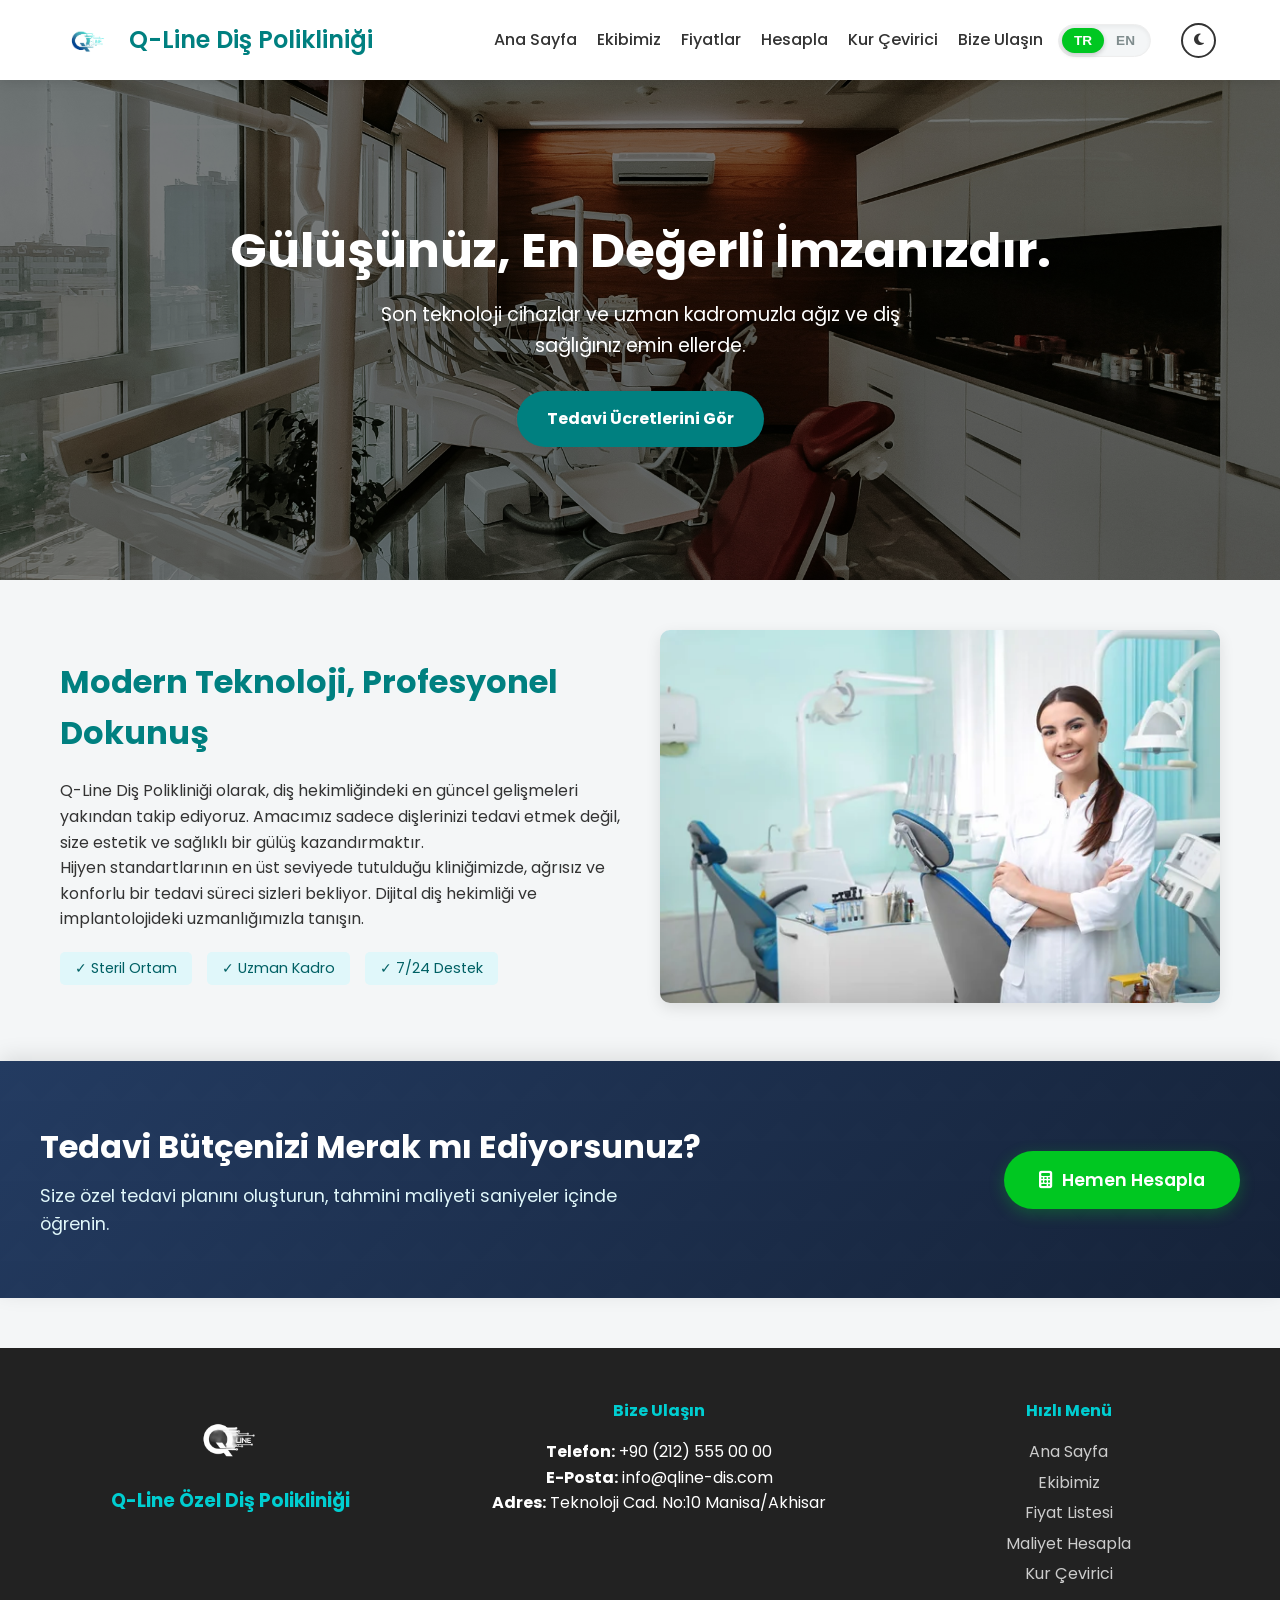
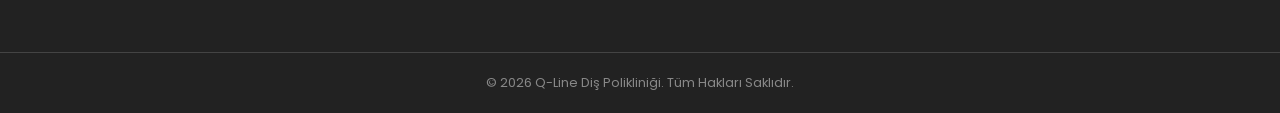
<file: index.html>
<!doctype html>
<html lang="tr">

<head>

  <head>
    <meta charset="UTF-8">
    <meta name="viewport" content="width=device-width, initial-scale=1.0">

    <title>Q-Line Diş Polikliniği | Manisa Akhisar İmplant ve Estetik Diş</title>

    <meta name="description"
      content="Manisa Akhisar'da modern teknolojiyle ağrısız diş tedavisi. İmplant, zirkonyum, gülüş tasarımı ve acil diş hekimi hizmetleri Q-Line'da. Ücretsiz muayene için tıklayın.">

    <meta name="keywords"
      content="manisa dişçi, akhisar diş polikliniği, implant fiyatları, zirkonyum kaplama, estetik diş hekimliği, acil dişçi">

    <meta name="author" content="Q-Line Sağlık Grubu">
    <meta name="robots" content="index, follow">
    <link rel="shortcut icon" href="photos/logo.png">
    <link rel="stylesheet" href="style.css">
    <link rel="stylesheet" href="https://cdnjs.cloudflare.com/ajax/libs/font-awesome/6.4.0/css/all.min.css">
    <link href="https://fonts.googleapis.com/css2?family=Poppins:wght@300;400;600&display=swap" rel="stylesheet">
  </head>
</head>

<body>
  <div class="navbar">
    <div class="logo-container">
      <img src="photos/logo.png" alt="Q-Line Logo" class="nav-logo" />
      <span class="brand-name">Q-Line Diş Polikliniği</span>
    </div>
    <div class="menu-links">
      <a href="index.html" data-lang="nav_home">Ana Sayfa</a>
      <a href="pages/team.html" data-lang="nav_team">Ekibimiz</a>
      <a href="pages/task2.html" data-lang="nav_price">Fiyatlar</a>
      <a href="pages/teklif.html" data-lang="nav_calc">Hesapla</a>
      <a href="pages/kur.html" data-lang="nav_curr">Kur Çevirici</a>
      <a href="#iletisim" data-lang="nav_contact">Bize Ulaşın</a>

      <div class="lang-switch-container">
        <button class="lang-btn active" onclick="changeLanguage('tr')" id="btn-tr">TR</button>
        <button class="lang-btn" onclick="changeLanguage('en')" id="btn-en">EN</button>
      </div>

      <button id="theme-toggle" class="theme-toggle-btn">
        <i class="fa-solid fa-moon"></i>
      </button>
    </div>
  </div>

  <div class="hero-section">
    <div class="hero-overlay">
      <h1 data-lang="hero_title">Gülüşünüz, En Değerli İmzanızdır.</h1>
      <p data-lang="hero_desc">
        Son teknoloji cihazlar ve uzman kadromuzla ağız ve diş sağlığınız emin
        ellerde.
      </p>
      <a href="pages/task2.html" data-lang="hero_btn" class="cta-button">Tedavi Ücretlerini Gör</a>
    </div>
  </div>

  <div class="container main-content">
    <div class="row">
      <div class="col-text">
        <h2 data-lang="main_h2">Modern Teknoloji, Profesyonel Dokunuş</h2>
        <p data-lang="main_p1">
          Q-Line Diş Polikliniği olarak, diş hekimliğindeki en güncel
          gelişmeleri yakından takip ediyoruz. Amacımız sadece dişlerinizi
          tedavi etmek değil, size estetik ve sağlıklı bir gülüş
          kazandırmaktır.
        </p>
        <p data-lang="main_p2">
          Hijyen standartlarının en üst seviyede tutulduğu kliniğimizde,
          ağrısız ve konforlu bir tedavi süreci sizleri bekliyor. Dijital diş
          hekimliği ve implantolojideki uzmanlığımızla tanışın.
        </p>
        <div class="features">
          <div class="feature-item" data-lang="feat_1">✓ Steril Ortam</div>
          <div class="feature-item" data-lang="feat_2">✓ Uzman Kadro</div>
          <div class="feature-item" data-lang="feat_3">✓ 7/24 Destek</div>
        </div>
      </div>
      <div class="col-image">
        <img src="photos/disci.jpg" alt="Q-Line Uzman Diş Hekimi" />
      </div>
    </div>
  </div>
  <div class="cta-banner">
    <div class="cta-overlay">
      <div class="cta-text">
        <h2 data-lang="cta_title">Tedavi Bütçenizi Merak mı Ediyorsunuz?</h2>
        <p data-lang="cta_desc">
          Size özel tedavi planını oluşturun, tahmini maliyeti saniyeler
          içinde öğrenin.
        </p>
      </div>
      <div class="cta-action">
        <a href="pages/teklif.html" class="btn-cta">
          <i class="fa-solid fa-calculator"></i><span data-lang="cta_btn">Hemen Hesapla</span>
        </a>
      </div>
    </div>
  </div>
  <div id="iletisim" class="footer">
    <div class="footer-content">
      <div class="footer-box">
        <img src="photos/logo.png" alt="Q-Line Logo Küçük">
        <h3 data-lang="footer_brand">Q-Line Özel Diş Polikliniği</h3>
      </div>

      <div class="footer-box">
        <h4 data-lang="footer_contact_title">Bize Ulaşın</h4>
        <p>
          <strong data-lang="lbl_phone">Telefon:</strong> +90 (212) 555 00 00
        </p>
        <p>
          <strong data-lang="lbl_email">E-Posta:</strong> info@qline-dis.com
        </p>
        <p>
          <strong data-lang="lbl_addr">Adres:</strong>
          <span data-lang="txt_addr">Teknoloji Cad. No:10 Manisa/Akhisar</span>
        </p>
      </div>

      <div class="footer-box">
        <h4 data-lang="footer_menu_title">Hızlı Menü</h4>
        <a href="index.html" data-lang="nav_home">Ana Sayfa</a>
        <a href="pages/team.html" data-lang="nav_team">Ekibimiz</a>
        <a href="pages/task2.html" data-lang="footer_nav_price">Fiyat Listesi</a>
        <a href="pages/teklif.html" data-lang="footer_nav_calc">Maliyet Hesapla</a>
        <a href="pages/kur.html" data-lang="nav_curr">Kur Çevirici</a>
      </div>
    </div>

    <div class="copyright">
      <p data-lang="footer_rights">&copy; 2026 Q-Line Diş Polikliniği. Tüm Hakları Saklıdır.</p>
    </div>
  </div>
  <script src="app.js"></script>
  <script src="lang.js"></script>
</body>


</html>
</file>
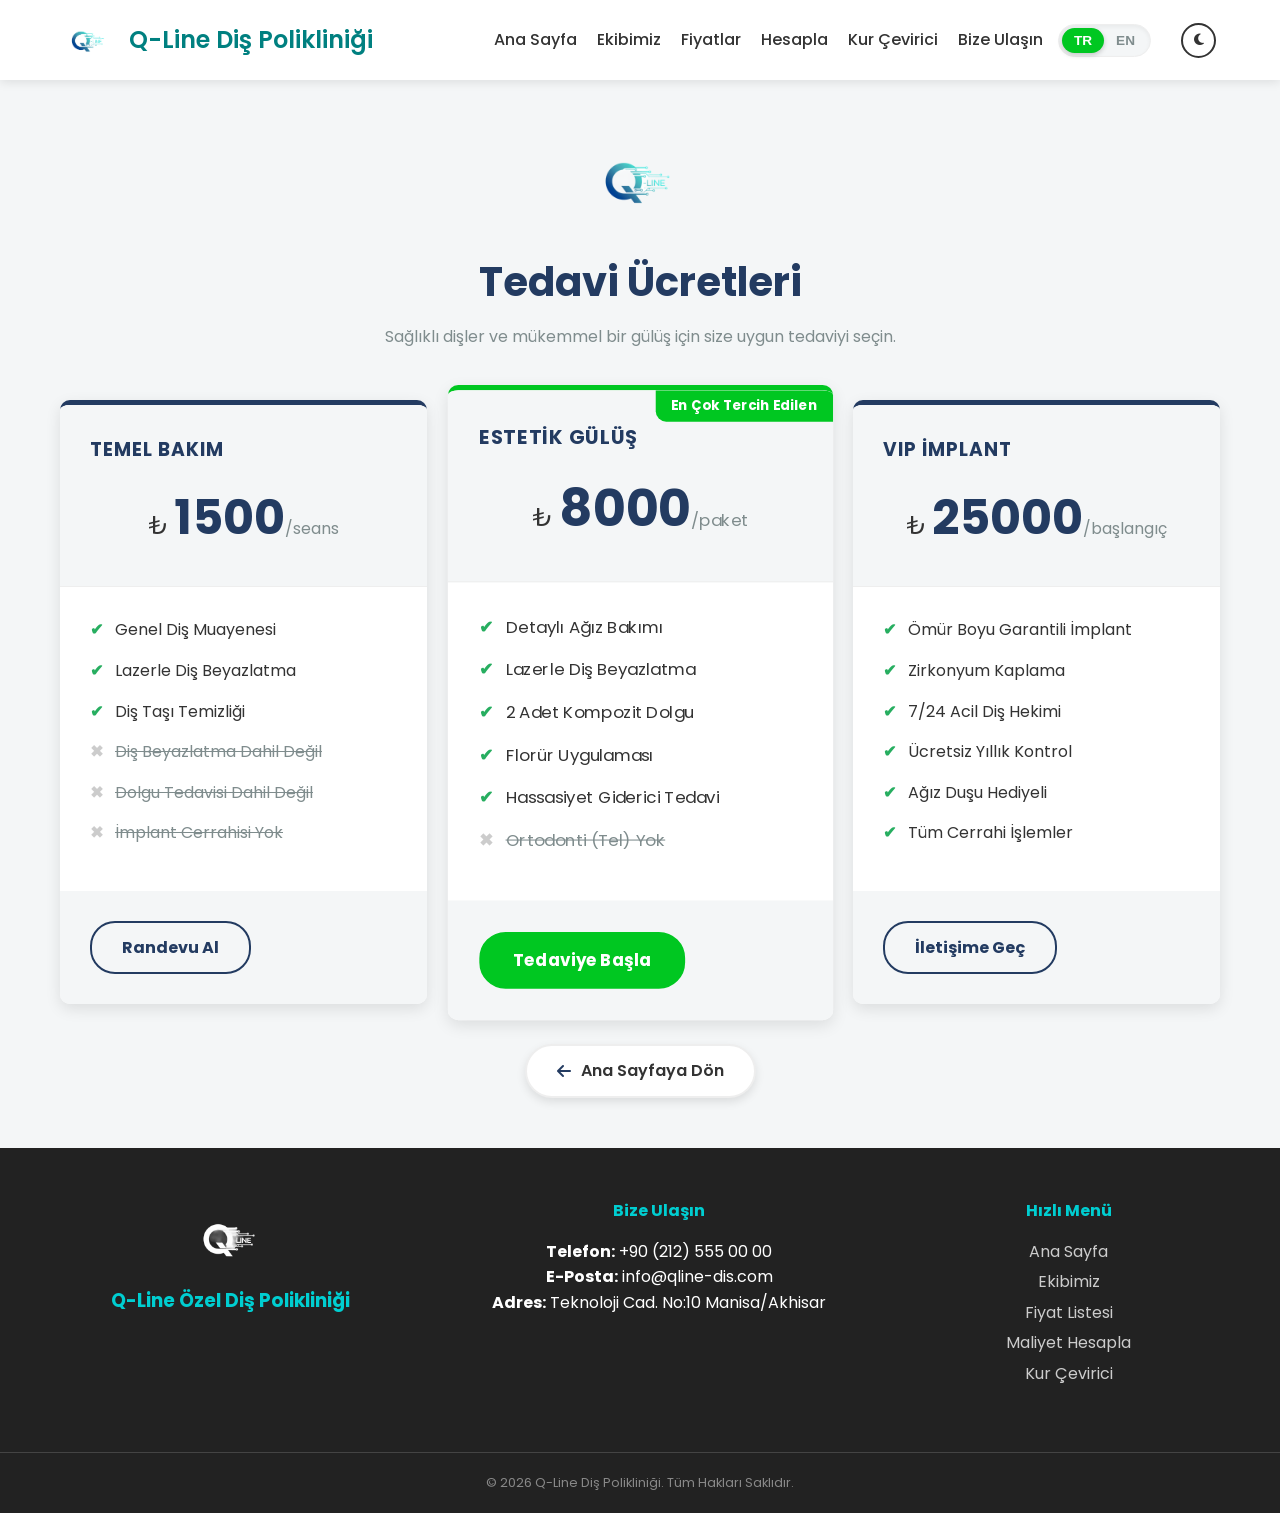
<file: pages/task2.html>
<!doctype html>
<html lang="tr">

<meta charset="UTF-8">
<meta name="viewport" content="width=device-width, initial-scale=1.0">

<title>2026 Diş Tedavi Fiyat Listesi | Q-Line Polikliniği</title>
<meta name="description"
  content="2026 güncel implant fiyatları, diş dolgusu ücretleri ve gülüş tasarımı paketleri. Şeffaf fiyat politikası ve taksit seçenekleri Q-Line'da.">
<meta name="keywords"
  content="diş implant fiyatları 2026, diş dolgu fiyatı, diş temizleme ücreti, manisa diş fiyatları">

<link rel="shortcut icon" href="../photos/logo.png">
<link rel="stylesheet" href="../style.css">
<link rel="stylesheet" href="https://cdnjs.cloudflare.com/ajax/libs/font-awesome/6.4.0/css/all.min.css">
<link href="https://fonts.googleapis.com/css2?family=Poppins:wght@300;400;600&display=swap" rel="stylesheet">
</head>

<body>
  <div class="navbar">
    <div class="logo-container">
      <img src="../photos/logo.png" alt="Q-Line Logo" class="nav-logo" />
      <span class="brand-name">Q-Line Diş Polikliniği</span>
    </div>
    <div class="menu-links">
      <a href="../index.html" data-lang="nav_home">Ana Sayfa</a>
      <a href="team.html" data-lang="nav_team">Ekibimiz</a>
      <a href="task2.html" data-lang="nav_price">Fiyatlar</a>
      <a href="teklif.html" data-lang="nav_calc">Hesapla</a>
      <a href="kur.html" data-lang="nav_curr">Kur Çevirici</a>
      <a href="#iletisim" data-lang="nav_contact">Bize Ulaşın</a>

      <div class="lang-switch-container">
        <button class="lang-btn active" onclick="changeLanguage('tr')" id="btn-tr">TR</button>
        <button class="lang-btn" onclick="changeLanguage('en')" id="btn-en">EN</button>
      </div>

      <button id="theme-toggle" class="theme-toggle-btn">
        <i class="fa-solid fa-moon"></i>
      </button>
    </div>
  </div>

  <div class="main-container">
    <header class="page-header">
      <h1 data-lang="price_title">Tedavi Ücretleri</h1>
      <p data-lang="price_desc">
        Sağlıklı dişler ve mükemmel bir gülüş için size uygun tedaviyi seçin.
      </p>
    </header>

    <div class="pricing-wrapper">
      <div class="card">
        <div class="card-header">
          <h3 data-lang="c1_title">Temel Bakım</h3>
          <div class="price-box">
            <span class="currency">₺</span><span class="amount">1500</span>
            <span class="period" data-lang="c1_per">/seans</span>
          </div>
        </div>
        <div class="card-body">
          <ul>
            <li data-lang="c1_li1">Genel Diş Muayenesi</li>
            <li data-lang="c2_li2">Panoramik Röntgen</li>
            <li data-lang="c1_li3">Diş Taşı Temizliği</li>
            <li class="disabled" data-lang="c1_li4">Diş Beyazlatma Dahil Değil</li>
            <li class="disabled" data-lang="c1_li5">Dolgu Tedavisi Dahil Değil</li>
            <li class="disabled" data-lang="c1_li6">İmplant Cerrahisi Yok</li>
          </ul>
        </div>
        <div class="card-footer">
          <a href="teklif.html" class="btn" data-lang="c1_btn">Randevu Al</a>
        </div>
      </div>

      <div class="card popular">
        <div class="badge" data-lang="badge_pop">En Çok Tercih Edilen</div>
        <div class="card-header">
          <h3 data-lang="c2_title">Estetik Gülüş</h3>
          <div class="price-box">
            <span class="currency">₺</span><span class="amount">8000</span>
            <span class="period" data-lang="c2_per">/paket</span>
          </div>
        </div>
        <div class="card-body">
          <ul>
            <li data-lang="c2_li1">Detaylı Ağız Bakımı</li>
            <li data-lang="c2_li2">Lazerle Diş Beyazlatma</li>
            <li data-lang="c2_li3">2 Adet Kompozit Dolgu</li>
            <li data-lang="c2_li4">Florür Uygulaması</li>
            <li data-lang="c2_li5">Hassasiyet Giderici Tedavi</li>
            <li class="disabled" data-lang="c2_li6">Ortodonti (Tel) Yok</li>
          </ul>
        </div>
        <div class="card-footer">
          <a href="teklif.html" class="btn btn-primary" data-lang="c2_btn">Tedaviye Başla</a>
        </div>
      </div>

      <div class="card">
        <div class="card-header">
          <h3 data-lang="c3_title">VIP İmplant</h3>
          <div class="price-box">
            <span class="currency">₺</span><span class="amount">25000</span>
            <span class="period" data-lang="c3_per">/başlangıç</span>
          </div>
        </div>
        <div class="card-body">
          <ul>
            <li data-lang="c3_li1">Ömür Boyu Garantili İmplant</li>
            <li data-lang="c3_li2">Zirkonyum Kaplama</li>
            <li data-lang="c3_li3">7/24 Acil Diş Hekimi</li>
            <li data-lang="c3_li4">Ücretsiz Yıllık Kontrol</li>
            <li data-lang="c3_li5">Ağız Duşu Hediyeli</li>
            <li data-lang="c3_li6">Tüm Cerrahi İşlemler</li>
          </ul>
        </div>
        <div class="card-footer">
          <a href="teklif.html" class="btn" data-lang="c3_btn">İletişime Geç</a>
        </div>
      </div>
    </div>

    <div class="back-link">
      <a href="../index.html" class="btn-back">
        <i class="fa-solid fa-arrow-left"></i>
        <span data-lang="back_home">Ana Sayfaya Dön</span>
      </a>
    </div>
  </div>

  <div id="iletisim" class="footer">
    <div class="footer-content">
      <div class="footer-box">
        <img src="../photos/logo.png" alt="Q-Line Logo Küçük">
        <h3 data-lang="footer_brand">Q-Line Özel Diş Polikliniği</h3>
      </div>

      <div class="footer-box">
        <h4 data-lang="footer_contact_title">Bize Ulaşın</h4>
        <p>
          <strong data-lang="lbl_phone">Telefon:</strong> +90 (212) 555 00 00
        </p>
        <p>
          <strong data-lang="lbl_email">E-Posta:</strong> info@qline-dis.com
        </p>
        <p>
          <strong data-lang="lbl_addr">Adres:</strong>
          <span data-lang="txt_addr">Teknoloji Cad. No:10 Manisa/Akhisar</span>
        </p>
      </div>

      <div class="footer-box">
        <h4 data-lang="footer_menu_title">Hızlı Menü</h4>
        <a href="../index.html" data-lang="nav_home">Ana Sayfa</a>
        <a href="team.html" data-lang="nav_team">Ekibimiz</a>
        <a href="task2.html" data-lang="footer_nav_price">Fiyat Listesi</a>
        <a href="teklif.html" data-lang="footer_nav_calc">Maliyet Hesapla</a>
        <a href="kur.html" data-lang="nav_curr">Kur Çevirici</a>
      </div>
    </div>

    <div class="copyright">
      <p data-lang="footer_rights">&copy; 2026 Q-Line Diş Polikliniği. Tüm Hakları Saklıdır.</p>
    </div>
  </div>

  <script src="../app.js"></script>
  <script src="../lang.js"></script>
</body>


</html>
</file>
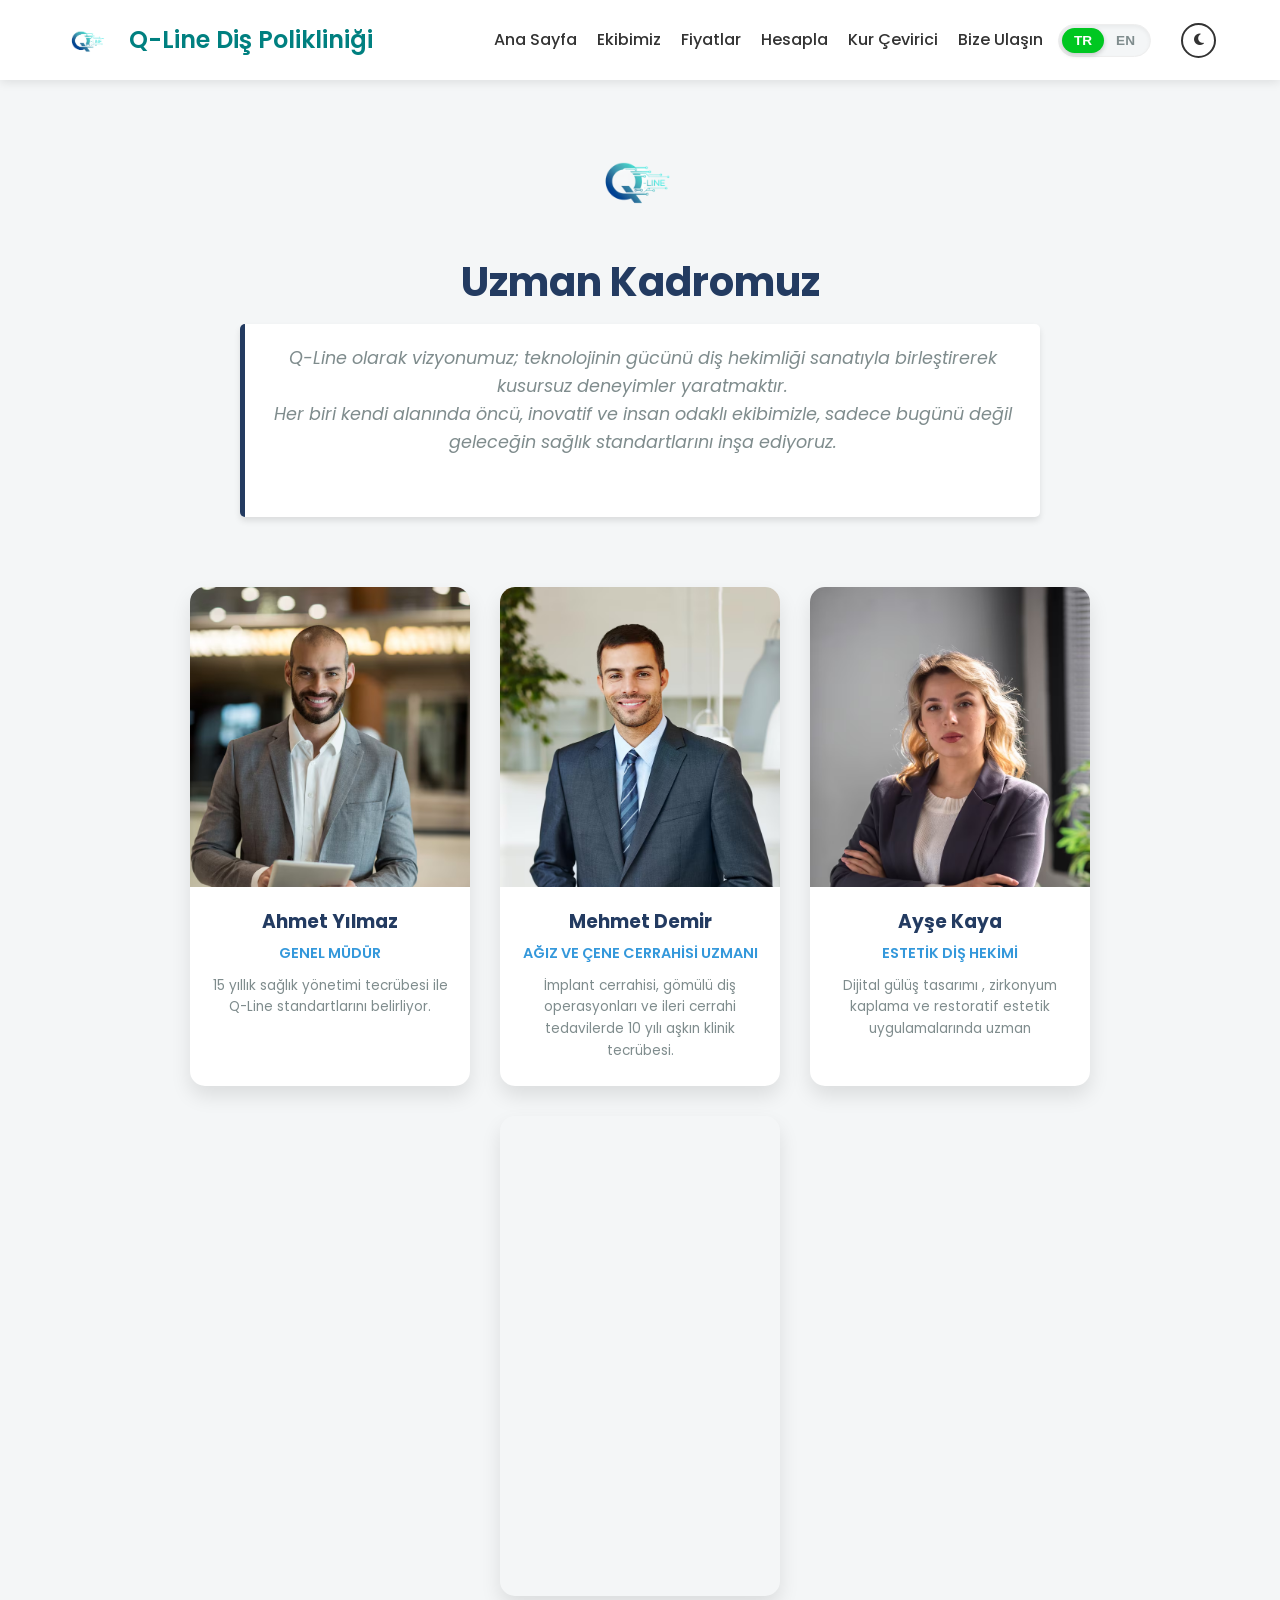
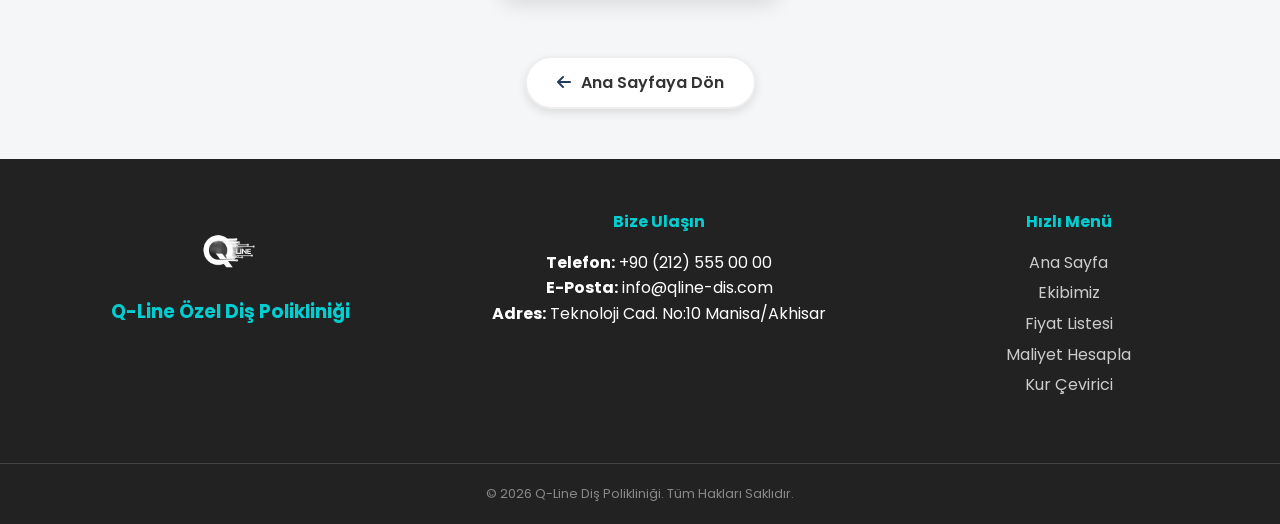
<file: pages/team.html>
<!doctype html>
<html lang="tr">

<head>
  <meta charset="UTF-8">
  <meta name="viewport" content="width=device-width, initial-scale=1.0">

  <title>Uzman Kadromuz | Q-Line Diş Hekimleri</title>
  <meta name="description"
    content="Çene cerrahisi uzmanı, estetik diş hekimi ve deneyimli kadromuzla tanışın. Q-Line Diş Polikliniği hekimleri ve sertifikaları hakkında bilgi alın.">
  <meta name="keywords" content="diş hekimi kadrosu, çene cerrahı manisa, estetik diş hekimi, diş doktorları">

  <link rel="shortcut icon" href="../photos/logo.png">
  <link rel="stylesheet" href="../style.css">
  <link rel="stylesheet" href="https://cdnjs.cloudflare.com/ajax/libs/font-awesome/6.4.0/css/all.min.css">
  <link href="https://fonts.googleapis.com/css2?family=Poppins:wght@300;400;600&display=swap" rel="stylesheet">
</head>

<body>
  <div class="navbar">
    <div class="logo-container">
      <img src="../photos/logo.png" alt="Q-Line Logo" class="nav-logo" />
      <span class="brand-name">Q-Line Diş Polikliniği</span>
    </div>
    <div class="menu-links">
      <a href="../index.html" data-lang="nav_home">Ana Sayfa</a>
      <a href="team.html" data-lang="nav_team">Ekibimiz</a>
      <a href="task2.html" data-lang="nav_price">Fiyatlar</a>
      <a href="teklif.html" data-lang="nav_calc">Hesapla</a>
      <a href="kur.html" data-lang="nav_curr">Kur Çevirici</a>
      <a href="#iletisim" data-lang="nav_contact">Bize Ulaşın</a>

      <div class="lang-switch-container">
        <button class="lang-btn active" onclick="changeLanguage('tr')" id="btn-tr">TR</button>
        <button class="lang-btn" onclick="changeLanguage('en')" id="btn-en">EN</button>
      </div>

      <button id="theme-toggle" class="theme-toggle-btn">
        <i class="fa-solid fa-moon"></i>
      </button>
    </div>
  </div>

  <div class="main-container">
    <header class="page-header">
      <h1 data-lang="team_title">Uzman Kadromuz</h1>
      <div class="vision-box">
        <p data-lang="team_vision">
          Q-Line olarak vizyonumuz; teknolojinin gücünü diş hekimliği
          sanatıyla birleştirerek kusursuz deneyimler yaratmaktır.
          <br />Her biri kendi alanında öncü, inovatif ve insan odaklı
          ekibimizle, sadece bugünü değil geleceğin sağlık standartlarını inşa
          ediyoruz.
        </p>
      </div>
    </header>

    <div class="team-wrapper">
      <div class="team-card slide-up">
        <div class="card-image-box">
          <img src="../photos/genelmüdür.png" alt="Genel Müdür" />
        </div>
        <div class="team-info">
          <h3>Ahmet Yılmaz</h3>
          <span class="role" data-lang="role_manager">Genel Müdür</span>
          <p class="desc" data-lang="desc_manager">
            15 yıllık sağlık yönetimi tecrübesi ile Q-Line standartlarını
            belirliyor.
          </p>
        </div>
      </div>

      <div class="team-card slide-up">
        <div class="card-image-box">
          <img src="../photos/doktor.png" alt="Çene Cerrahisi Uzmanı Dr. Mehmet Demir" />
        </div>
        <div class="team-info">
          <h3>Mehmet Demir</h3>
          <span class="role" data-lang="role_surgeon">Ağız ve Çene Cerrahisi Uzmanı</span>
          <p class="desc" data-lang="desc_surgeon">
            İmplant cerrahisi, gömülü diş operasyonları ve ileri cerrahi
            tedavilerde 10 yılı aşkın klinik tecrübesi.
          </p>
        </div>
      </div>

      <div class="team-card slide-up">
        <div class="card-image-box">
          <img src="../photos/doktor2.png" alt="Estetik Diş Hekimi Dr. Ayşe Kaya" />
        </div>
        <div class="team-info">
          <h3>Ayşe Kaya</h3>
          <span class="role" data-lang="role_aesthetic">Estetik Diş Hekimi</span>
          <p class="desc" data-lang="desc_aesthetic">
            Dijital gülüş tasarımı , zirkonyum kaplama ve restoratif estetik
            uygulamalarında uzman
          </p>
        </div>
      </div>

      <div class="flip-card-container">
        <div class="flip-card-inner">
          <div class="flip-card-front">
            <div class="tech-avatar">
              <i class="fa-solid fa-code"></i>
            </div>
            <div class="team-info">
              <h3>Oğuzhan Püsküllü</h3>
              <span class="role highlight" data-lang="role_dev">Lead Developer / Yazılım Uzmanı</span>
              <p class="desc" data-lang="desc_dev">
                Full-Stack web teknolojileriyle Q-Line dijital altyapısının
                kurucusu.
              </p>
              <small style="color: #888; margin-top: 10px; display: block" data-lang="click_cert">(Sertifikayı görmek
                için üzerine gel)</small>
            </div>
          </div>

          <div class="flip-card-back">
            <img src="../photos/sertifikam.png" alt="Lead Developer Sertifika" />
          </div>
        </div>
      </div>
    </div>

    <div class="back-link">
      <a href="../index.html" class="btn-back">
        <i class="fa-solid fa-arrow-left"></i>
        <span data-lang="back_home">Ana Sayfaya Dön</span>
      </a>
    </div>
  </div>

  <div id="iletisim" class="footer">
    <div class="footer-content">
      <div class="footer-box">
        <img src="../photos/logo.png" alt="Q-Line Logo Küçük">
        <h3 data-lang="footer_brand">Q-Line Özel Diş Polikliniği</h3>
      </div>

      <div class="footer-box">
        <h4 data-lang="footer_contact_title">Bize Ulaşın</h4>
        <p>
          <strong data-lang="lbl_phone">Telefon:</strong> +90 (212) 555 00 00
        </p>
        <p>
          <strong data-lang="lbl_email">E-Posta:</strong> info@qline-dis.com
        </p>
        <p>
          <strong data-lang="lbl_addr">Adres:</strong>
          <span data-lang="txt_addr">Teknoloji Cad. No:10 Manisa/Akhisar</span>
        </p>
      </div>

      <div class="footer-box">
        <h4 data-lang="footer_menu_title">Hızlı Menü</h4>
        <a href="../index.html" data-lang="nav_home">Ana Sayfa</a>
        <a href="team.html" data-lang="nav_team">Ekibimiz</a>
        <a href="task2.html" data-lang="footer_nav_price">Fiyat Listesi</a>
        <a href="teklif.html" data-lang="footer_nav_calc">Maliyet Hesapla</a>
        <a href="kur.html" data-lang="nav_curr">Kur Çevirici</a>
      </div>
    </div>

    <div class="copyright">
      <p data-lang="footer_rights">&copy; 2026 Q-Line Diş Polikliniği. Tüm Hakları Saklıdır.</p>
    </div>
  </div>
  <script src="../app.js"></script>
  <script src="../lang.js"></script>
</body>


</html>
</file>
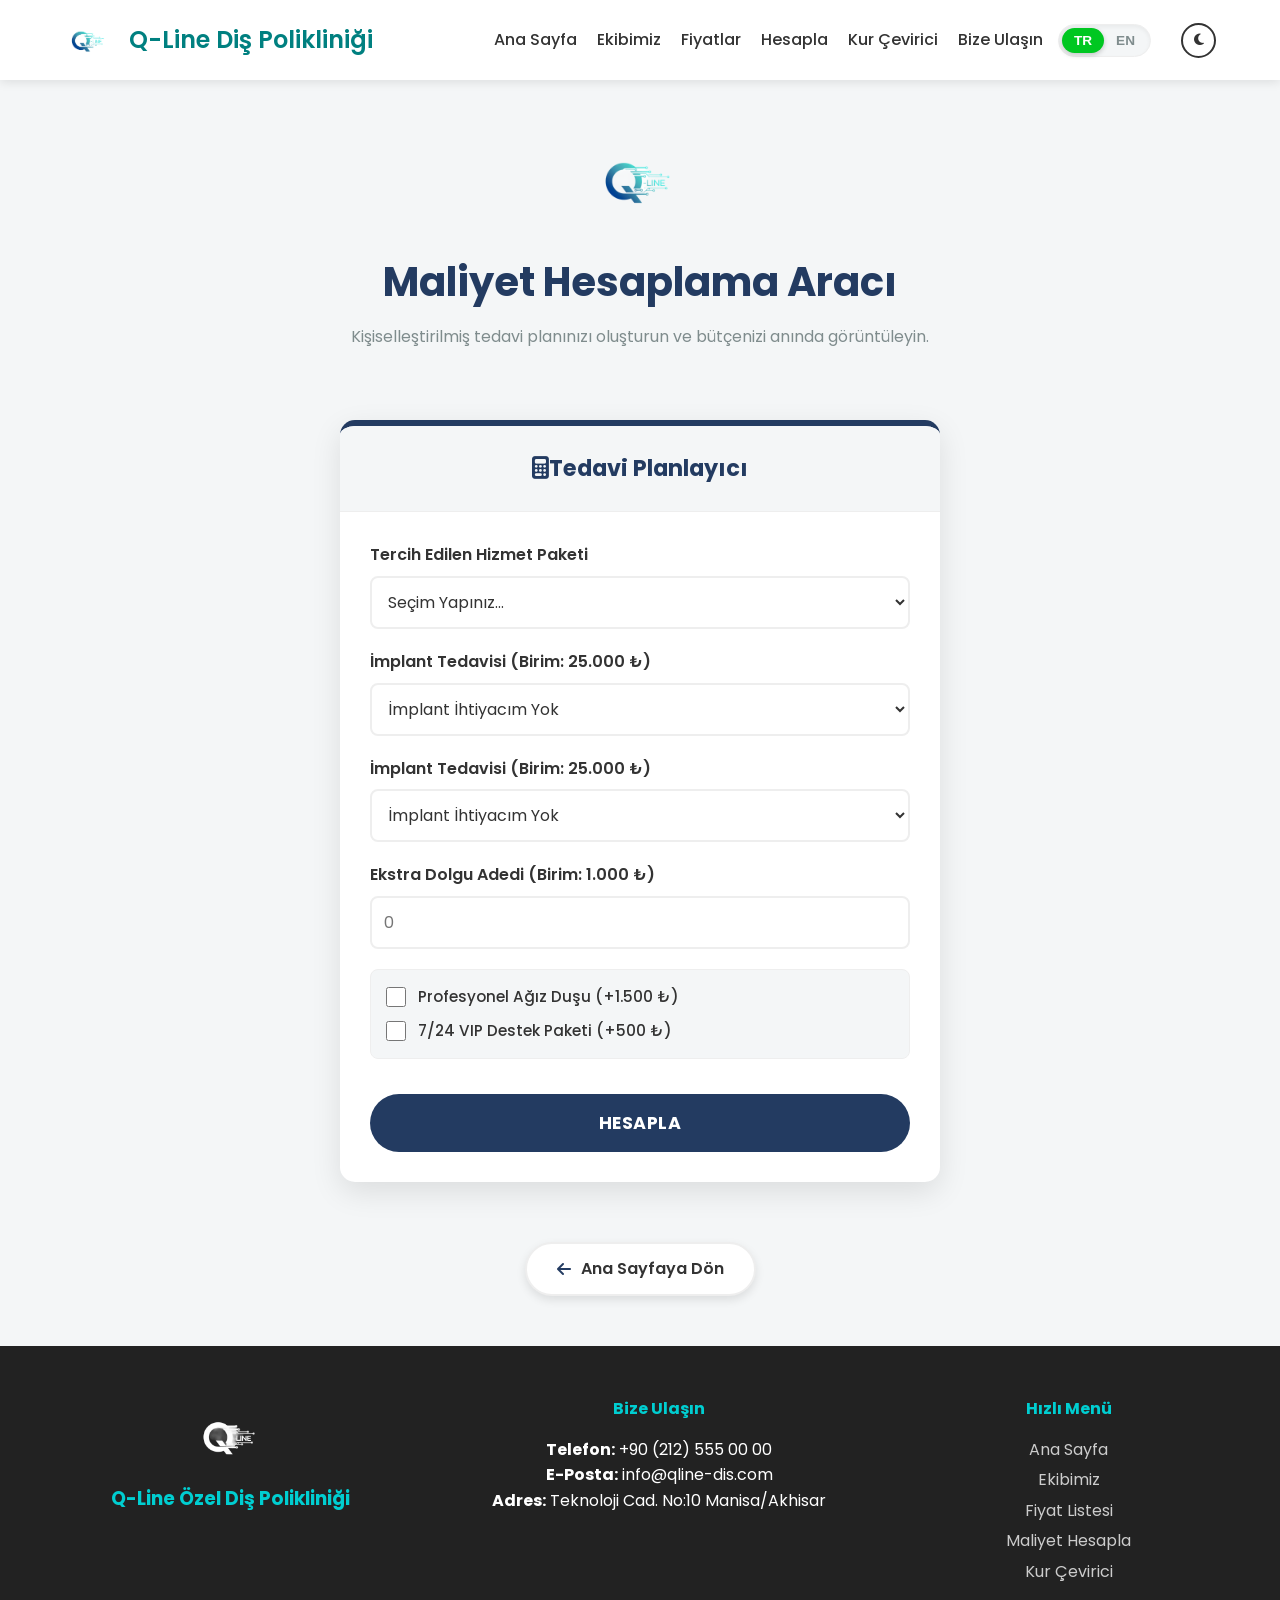
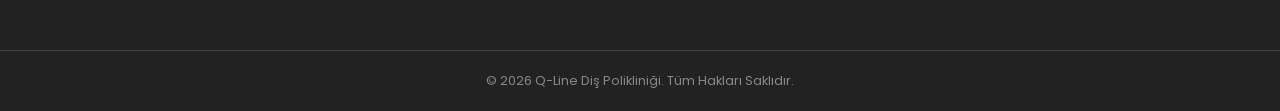
<file: pages/teklif.html>
<!doctype html>
<html lang="tr">

<head>
  <meta charset="UTF-8">
  <meta name="viewport" content="width=device-width, initial-scale=1.0">

  <title>Diş Tedavi Maliyeti Hesapla | Online Teklif Al</title>
  <meta name="description"
    content="İmplant, dolgu ve estetik işlemler için tahmini tedavi tutarınızı anında hesaplayın. Kişiye özel tedavi planı ve maliyet tablosu oluşturun.">
  <meta name="keywords" content="diş maliyet hesaplama, implant hesaplama motoru, diş tedavi ücreti öğrenme">

  <link rel="shortcut icon" href="../photos/logo.png">
  <link rel="stylesheet" href="../style.css">
  <link rel="stylesheet" href="https://cdnjs.cloudflare.com/ajax/libs/font-awesome/6.4.0/css/all.min.css">
  <link href="https://fonts.googleapis.com/css2?family=Poppins:wght@300;400;600&display=swap" rel="stylesheet">
</head>

<body>
  <div class="navbar">
    <div class="logo-container">
      <img src="../photos/logo.png" alt="Q-Line Logo" class="nav-logo" />
      <span class="brand-name">Q-Line Diş Polikliniği</span>
    </div>
    <div class="menu-links">
      <a href="../index.html" data-lang="nav_home">Ana Sayfa</a>
      <a href="team.html" data-lang="nav_team">Ekibimiz</a>
      <a href="task2.html" data-lang="nav_price">Fiyatlar</a>
      <a href="teklif.html" data-lang="nav_calc">Hesapla</a>
      <a href="kur.html" data-lang="nav_curr">Kur Çevirici</a>
      <a href="#iletisim" data-lang="nav_contact">Bize Ulaşın</a>

      <div class="lang-switch-container">
        <button class="lang-btn active" onclick="changeLanguage('tr')" id="btn-tr">TR</button>
        <button class="lang-btn" onclick="changeLanguage('en')" id="btn-en">EN</button>
      </div>

      <button id="theme-toggle" class="theme-toggle-btn">
        <i class="fa-solid fa-moon"></i>
      </button>
    </div>
  </div>

  <div class="main-container">
    <header class="page-header">
      <h1 data-lang="calc_title">Maliyet Hesaplama Aracı</h1>
      <p data-lang="calc_desc">
        Kişiselleştirilmiş tedavi planınızı oluşturun ve bütçenizi anında
        görüntüleyin.
      </p>
    </header>

    <div class="calculator-wrapper">
      <div class="calculator-card">
        <div class="calc-header">
          <h3><i class="fa-solid fa-calculator"></i><span data-lang="calc_box_title">Tedavi Planlayıcı</span></h3>
        </div>

        <div class="calc-body">
          <form id="treatmentForm" onsubmit="event.preventDefault();">

            <div class="form-group">
              <label for="servicePackage" data-lang="lbl_service">Tercih Edilen Hizmet Paketi</label>
              <select id="servicePackage" class="form-control">
                <option value="0" data-lang="opt_def">Seçim Yapınız...</option>
                <option value="1500" data-lang="opt_basic">Temel Bakım (1.500 ₺)</option>
                <option value="8000" data-lang="opt_aes">Estetik Gülüş Paketi (8.000 ₺)</option>
              </select>
            </div>

            <div class="form-group">
              <label for="implantCount" data-lang="lbl_imp">İmplant Tedavisi (Birim: 25.000 ₺)</label>
              <select id="implantCount" class="form-control">
                <option value="0" data-lang="opt_no_imp">İmplant İhtiyacım Yok</option>
                <option value="1" data-lang="opt_1_imp">1 Adet İmplant</option>
                <option value="2" data-lang="opt_2_imp">2 Adet İmplant</option>
                <option value="3" data-lang="opt_3_imp">3 Adet İmplant</option>
                <option value="4" data-lang="opt_4_imp">4 Adet İmplant</option>
                <option value="12" data-lang="opt_12_imp">Komple Çene (12 Adet)</option>
              </select>
            </div>

            <div class="form-group">
              <label for="implantCount" data-lang="lbl_imp">İmplant Tedavisi (Birim: 25.000 ₺)</label>
              <select id="implantCount" class="form-control">
                <option value="0" data-lang="opt_no_imp">İmplant İhtiyacım Yok</option>
                <option value="1" data-lang="opt_1_imp">1 Adet İmplant</option>
                <option value="2" data-lang="opt_2_imp">2 Adet İmplant</option>
                <option value="3" data-lang="opt_3_imp">3 Adet İmplant</option>
                <option value="4" data-lang="opt_4_imp">4 Adet İmplant</option>
                <option value="12" data-lang="opt_12_imp">Komple Çene (12 Adet)</option>
              </select>
            </div>

            <div class="form-group">
              <label for="fillingCount" data-lang="lbl_fill">Ekstra Dolgu Adedi (Birim: 1.000 ₺)</label>
              <input type="number" id="fillingCount" class="form-control" min="0" placeholder="0">
            </div>

            <div class="form-group checkbox-group">
              <div class="checkbox-item">
                <input type="checkbox" id="mouthShower" value="1500">
                <label for="mouthShower" data-lang="lbl_shower">Profesyonel Ağız Duşu (+1.500 ₺)</label>
              </div>

              <div class="checkbox-item">
                <input type="checkbox" id="emergencySupport" value="500">
                <label for="emergencySupport" data-lang="lbl_emerg">7/24 VIP Destek Paketi (+500 ₺)</label>
              </div>
            </div>

            <button type="button" id="btnCalculate" class="btn-calc">
              <span data-lang="btn_calc">HESAPLA</span>
            </button>

          </form>
        </div>

        <div class="calc-footer" id="resultArea" style="display: none">
          <h4 data-lang="res_title">Öngörülen İşlem Tutarı</h4>
          <div class="total-price">
            <span id="displayTotal">0</span> <span class="currency">TL</span>
          </div>
          <p class="disclaimer" data-lang="res_note">* Belirtilen tutar bilgilendirme amaçlıdır. Kesin fiyat hekim
            muayenesi sonrası netleşecektir.</p>
        </div>
      </div>
    </div>

    <div class="back-link">
      <a href="../index.html" class="btn-back">
        <i class="fa-solid fa-arrow-left"></i>
        <span data-lang="back_home">Ana Sayfaya Dön</span>
      </a>
    </div>
  </div>

  <div id="iletisim" class="footer">
    <div class="footer-content">
      <div class="footer-box">
        <img src="../photos/logo.png" alt="Q-Line Logo Küçük">
        <h3 data-lang="footer_brand">Q-Line Özel Diş Polikliniği</h3>
      </div>

      <div class="footer-box">
        <h4 data-lang="footer_contact_title">Bize Ulaşın</h4>
        <p>
          <strong data-lang="lbl_phone">Telefon:</strong> +90 (212) 555 00 00
        </p>
        <p>
          <strong data-lang="lbl_email">E-Posta:</strong> info@qline-dis.com
        </p>
        <p>
          <strong data-lang="lbl_addr">Adres:</strong>
          <span data-lang="txt_addr">Teknoloji Cad. No:10 Manisa/Akhisar</span>
        </p>
      </div>

      <div class="footer-box">
        <h4 data-lang="footer_menu_title">Hızlı Menü</h4>
        <a href="../index.html" data-lang="nav_home">Ana Sayfa</a>
        <a href="team.html" data-lang="nav_team">Ekibimiz</a>
        <a href="task2.html" data-lang="footer_nav_price">Fiyat Listesi</a>
        <a href="teklif.html" data-lang="footer_nav_calc">Maliyet Hesapla</a>
        <a href="kur.html" data-lang="nav_curr">Kur Çevirici</a>
      </div>
    </div>

    <div class="copyright">
      <p data-lang="footer_rights">&copy; 2026 Q-Line Diş Polikliniği. Tüm Hakları Saklıdır.</p>
    </div>
  </div>

  <script src="../app.js"></script>
  <script src="../lang.js"></script>
</body>


</html>
</file>
<file: style.css>
/* =========================================
   1. RENK TANIMLAMALARI VE TEMA AYARLARI
   ========================================= */
:root {
    /* SABİT RENKLER (Marka Renkleri - Değişmez) */
    --primary-color: #233b61;
    --accent-color: #3498db;
    --highlight-color: #00c721;

    /* DEĞİŞKEN RENKLER (Aydınlık Mod - Orijinal Değerlerin) */
    --bg-body: #f4f6f7;
    --bg-card: #ffffff;
    --text-dark: #333333;
    --text-light: #7f8c8d;
    --border-color: #eee;
    --navbar-bg: #ffffff;
    --shadow-color: rgba(0, 0, 0, 0.1);
    --input-bg: #ffffff;

    /* CTA Banner Gradients (Aydınlıkta Lacivert) */
    --cta-gradient-start: #233b61;
    --cta-gradient-end: #152238;
}

/* KARANLIK MOD (Sadece Renkleri Değiştirir) */
body.dark-mode {
    --primary-color: #4a6fa5; /* Daha yumuşak bir lacivert/mavi */
    --bg-body: #121212;       /* Koyu Arka Plan */
    --bg-card: #1e1e1e;       /* Koyu Gri Kartlar */
    --text-dark: #e0e0e0;     /* Açık renk yazı */
    --text-light: #b0b0b0;    /* Gri yazı */
    --border-color: #333;     /* Koyu çizgiler */
    --navbar-bg: #1a1a1a;     /* Koyu Menü */
    --shadow-color: rgba(0, 0, 0, 0.5);
    --input-bg: #2c2c2c;

    /* CTA Banner Gradients (Karanlıkta biraz daha koyu) */
    --cta-gradient-start: #0f1a2b;
    --cta-gradient-end: #000000;
}

/* =========================================
   2. ORİJİNAL CSS 
   ========================================= */

* {
    margin: 0;
    padding: 0;
    box-sizing: border-box;
}

body {
    font-family: 'Poppins', sans-serif;
    background-color: var(--bg-body);
    color: var(--text-dark);
    line-height: 1.6;
    transition: background-color 0.3s, color 0.3s;
}

/* ÜST MENÜ (NAVBAR) TASARIMI */
.navbar {
    background-color: var(--navbar-bg);
    height: 80px;
    display: flex;
    justify-content: space-between;
    align-items: center;
    padding: 0 5%;
    box-shadow: 0 2px 10px var(--shadow-color);
    position: sticky;
    top: 0;
    z-index: 1000;
    transition: background-color 0.3s;
}

.logo-container {
    display: flex;
    align-items: center;
}

.nav-logo {
    height: 50px;
    margin-right: 15px;
}

.brand-name {
    font-size: 1.5rem;
    font-weight: 600;
    color: #008080;
}

.menu-links {
    display: flex;
    align-items: center;
}

.menu-links a {
    text-decoration: none;
    color: var(--text-dark);
    margin-left: 20px;
    font-weight: 500;
    transition: color 0.3s;
}

.menu-links a:hover {
    color: #008080;
}

/* TEMA BUTONU */
.theme-toggle-btn {
    background: none;
    border: 2px solid var(--text-dark);
    color: var(--text-dark);
    border-radius: 50%;
    width: 35px;
    height: 35px;
    margin-left: 20px;
    cursor: pointer;
    display: flex;
    align-items: center;
    justify-content: center;
    transition: all 0.3s;
}

.theme-toggle-btn:hover {
    background-color: var(--text-dark);
    color: var(--bg-body);
}

/* HERO ALANI */
.hero-section {
    width: 100%;
    height: 500px;
    background-image: url('photos/disfoto.jpg');
    background-size: cover;
    background-position: center;
    position: relative;
    display: flex;
    align-items: center;
    justify-content: center;
    text-align: center;
}

.hero-overlay {
    background-color: rgba(0, 0, 0, 0.5);
    width: 100%;
    height: 100%;
    display: flex;
    flex-direction: column;
    align-items: center;
    justify-content: center;
    color: white !important;
    padding: 20px;
}

.hero-overlay h1 {
    font-size: 3rem;
    margin-bottom: 10px;
    color: white !important;
}

.hero-overlay p {
    font-size: 1.2rem;
    margin-bottom: 30px;
    max-width: 600px;
    color: white !important;
}

.cta-button {
    padding: 15px 30px;
    background-color: #008080;
    color: white !important;
    text-decoration: none;
    border-radius: 30px;
    font-weight: bold;
    transition: background 0.3s;
}

.cta-button:hover {
    background-color: #005f5f;
}

/* İÇERİK BÖLÜMÜ */
.container,
.main-container {
    max-width: 1200px;
    margin: 50px auto;
    padding: 0 20px;
}

.row {
    display: flex;
    align-items: center;
    gap: 40px;
    flex-wrap: wrap;
}

.col-text { flex: 1; }
.col-image { flex: 1; }

.col-image img {
    width: 100%;
    border-radius: 10px;
    box-shadow: 0 5px 15px var(--shadow-color);
}

.col-text h2 {
    color: #008080;
    margin-bottom: 20px;
    font-size: 2rem;
}

.features {
    margin-top: 20px;
    display: flex;
    gap: 15px;
}

.feature-item {
    background: #e0f7fa;
    padding: 5px 15px;
    border-radius: 5px;
    color: #006064;
    font-size: 0.9rem;
}

body.dark-mode .feature-item {
    background: #004d40;
    color: #b2dfdb;
}

/* FOOTER */
.footer {
    background-color: #222;
    color: #fff;
    padding: 50px 0 20px 0;
    margin-top: 50px;
}

.footer-content {
    max-width: 1200px;
    margin: 0 auto;
    display: flex;
    justify-content: space-around;
    flex-wrap: wrap;
    text-align: center;
}

.footer-box {
    margin-bottom: 20px;
    min-width: 200px;
}

.footer-box img {
    height: 80px;
    margin-bottom: 0px;
    filter: brightness(0) invert(1);
}

.footer-box h3,
.footer-box h4 {
    margin-bottom: 15px;
    color: #00ced1;
}

.footer-box a {
    color: #ccc;
    text-decoration: none;
    display: block;
    margin-bottom: 5px;
}

.copyright {
    text-align: center;
    margin-top: 40px;
    border-top: 1px solid #444;
    padding-top: 20px;
    font-size: 0.8rem;
    color: #888;
}

/* SAYFA BAŞLIKLARI */
.page-header {
    margin-bottom: 50px;
    text-align: center;
}

.page-header::before {
    content: '';
    display: block;
    width: 200px;
    height: 100px;
    margin: 0 auto 20px auto;
    background-image: url('photos/logo.png');
    background-size: contain;
    background-repeat: no-repeat;
    background-position: center;
}

.page-header h1 {
    color: var(--primary-color);
    font-size: 2.5rem;
    margin-bottom: 10px;
}

.page-header p {
    color: var(--text-light);
    margin-bottom: 40px;
}

/* FİYAT KARTLARI */
.pricing-wrapper {
    display: flex;
    justify-content: center;
    gap: 30px;
    flex-wrap: wrap;
    align-items: stretch;
}

.card {
    background: var(--bg-card);
    color: var(--text-dark);
    border-radius: 10px;
    box-shadow: 0 5px 15px var(--shadow-color);
    flex: 1;
    min-width: 300px;
    max-width: 380px;
    display: flex;
    flex-direction: column;
    overflow: hidden;
    position: relative;
    border-top: 5px solid var(--primary-color);
    transition: transform 0.3s ease;
}

.card:hover { transform: translateY(-10px); }

.card.popular {
    border-top: 5px solid var(--highlight-color);
    transform: scale(1.05);
    z-index: 1;
}

.badge {
    position: absolute;
    top: 0;
    right: 0;
    background-color: var(--highlight-color);
    color: white;
    padding: 5px 15px;
    font-size: 0.8rem;
    font-weight: bold;
    border-bottom-left-radius: 10px;
    z-index: 10;
}

.card-header {
    padding: 30px;
    background-color: var(--bg-body);
    border-bottom: 1px solid var(--border-color);
}

.card-header h3 {
    color: var(--primary-color);
    margin-bottom: 15px;
    text-transform: uppercase;
    letter-spacing: 1px;
}

.price-box {
    display: flex;
    justify-content: center;
    align-items: baseline;
    color: var(--text-dark);
}

.currency { font-size: 1.5rem; margin-right: 5px; }
.amount { font-size: 3rem; font-weight: bold; color: var(--primary-color); }
.period { color: var(--text-light); }

.card-body { padding: 30px; flex-grow: 1; }
.card-body ul { list-style: none; text-align: left; }

.card-body ul li {
    margin-bottom: 15px;
    padding-left: 25px;
    position: relative;
    color: var(--text-dark);
}

.card-body ul li::before {
    content: '✔';
    color: #27ae60;
    position: absolute;
    left: 0;
    font-weight: bold;
}

.card-body ul li.disabled {
    color: var(--text-light);
    text-decoration: line-through;
}

.card-body ul li.disabled::before {
    content: '✖';
    color: #ccc;
}

.card-footer {
    padding: 30px;
    background-color: var(--bg-body);
}

.btn {
    display: inline-block;
    padding: 12px 30px;
    color: var(--primary-color);
    border: 2px solid var(--primary-color);
    text-decoration: none;
    border-radius: 25px;
    font-weight: bold;
    transition: all 0.3s ease;
}

.btn:hover { background-color: var(--primary-color); color: white; }

.btn-primary {
    background-color: var(--highlight-color);
    border-color: var(--highlight-color);
    color: white;
}

.btn-primary:hover {
    background-color: #0b4715;
    border-color: #0b4715;
}

.back-link {
    margin-top: 40px;
    text-align: center;
}

/* GERİ DÖN BUTONU (YENİLENMİŞ) */
.btn-back {
    display: inline-flex;
    align-items: center;
    gap: 10px;
    padding: 12px 30px;
    background-color: var(--bg-card);
    color: var(--text-dark);
    border: 2px solid var(--border-color);
    border-radius: 50px;
    text-decoration: none;
    font-weight: 600;
    font-size: 1rem;
    transition: all 0.3s ease;
    box-shadow: 0 4px 10px var(--shadow-color);
}

.btn-back i {
    transition: transform 0.3s ease;
    color: var(--primary-color);
}

.btn-back:hover {
    background-color: var(--primary-color);
    color: white;
    border-color: var(--primary-color);
    transform: translateY(-3px);
    box-shadow: 0 8px 20px rgba(0,0,0,0.15);
}

.btn-back:hover i {
    transform: translateX(-5px);
    color: white;
}

/* CTA BANNER */
.cta-banner {
    width: 100%;
    background: linear-gradient(135deg, var(--cta-gradient-start) 0%, var(--cta-gradient-end) 100%);
    padding: 60px 20px;
    margin-top: 50px;
    position: relative;
    overflow: hidden;
    box-shadow: 0 -5px 20px rgba(0, 0, 0, 0.1);
}

.cta-banner::before {
    content: '';
    position: absolute;
    top: 0;
    left: 0;
    width: 100%;
    height: 100%;
    background-image: url('[data-uri]');
    opacity: 0.1;
}

.cta-overlay {
    max-width: 1200px;
    margin: 0 auto;
    display: flex;
    justify-content: space-between;
    align-items: center;
    position: relative;
    z-index: 1;
}

.cta-text h2 {
    color: #ffffff !important;
    font-size: 2rem;
    margin-bottom: 10px;
}

.cta-text p {
    color: #e0f7fa !important;
    font-size: 1.1rem;
    max-width: 600px;
}

.btn-cta {
    display: inline-flex;
    align-items: center;
    gap: 10px;
    background-color: #00c721;
    color: #fff !important;
    padding: 15px 35px;
    border-radius: 50px;
    font-size: 1.1rem;
    font-weight: 600;
    text-decoration: none;
    transition: all 0.3s ease;
    box-shadow: 0 4px 15px rgba(0, 199, 33, 0.3);
}

.btn-cta:hover {
    background-color: #009e1b;
    transform: translateY(-3px);
    box-shadow: 0 6px 20px rgba(0, 199, 33, 0.5);
}

/* TEAM SAYFASI */
.vision-box {
    max-width: 800px;
    margin: 0 auto 50px auto;
    padding: 20px;
    background-color: var(--bg-card);
    border-left: 5px solid var(--primary-color);
    border-radius: 5px;
    box-shadow: 0 4px 6px var(--shadow-color);
}

.vision-box p {
    font-size: 1.1rem;
    color: var(--text-light);
    font-style: italic;
}

.team-wrapper {
    display: flex;
    justify-content: center;
    gap: 30px;
    flex-wrap: wrap;
    padding: 20px 0;
}

.team-card {
    background: var(--bg-card);
    width: 280px;
    border-radius: 15px;
    overflow: hidden;
    box-shadow: 0 10px 20px var(--shadow-color);
    transition: transform 0.4s ease, box-shadow 0.4s ease;
    border-bottom: 4px solid transparent;
}

.team-card:hover {
    transform: translateY(-15px);
    box-shadow: 0 15px 30px var(--shadow-color);
    border-bottom: 4px solid var(--accent-color);
}

.card-image-box {
    width: 100%;
    height: 300px;
    overflow: hidden;
}

.card-image-box img {
    width: 100%;
    height: 100%;
    object-fit: cover;
    object-position: top center;
}

.team-info {
    padding: 20px;
    text-align: center;
    color: var(--text-dark);
}

.team-info h3 {
    color: var(--primary-color);
    margin-bottom: 5px;
}

.team-info .role {
    color: var(--accent-color);
    font-weight: 600;
    font-size: 0.9rem;
    display: block;
    margin-bottom: 10px;
    text-transform: uppercase;
}

.team-info .desc {
    font-size: 0.85rem;
    color: var(--text-light);
}

/* FLIP CARD */
.flip-card-container {
    background-color: transparent;
    width: 280px;
    height: 480px;
    perspective: 1000px;
}

.flip-card-inner {
    position: relative;
    width: 100%;
    height: 100%;
    text-align: center;
    transition: transform 0.8s;
    transform-style: preserve-3d;
    box-shadow: 0 10px 20px var(--shadow-color);
    border-radius: 15px;
}

.flip-card-container:hover .flip-card-inner {
    transform: rotateY(180deg);
}

.flip-card-front,
.flip-card-back {
    position: absolute;
    width: 100%;
    height: 100%;
    -webkit-backface-visibility: hidden;
    backface-visibility: hidden;
    border-radius: 15px;
    display: flex;
    flex-direction: column;
    justify-content: center;
    align-items: center;
    background-color: var(--bg-card);
}

.flip-card-front { color: var(--text-dark); }

.tech-avatar {
    width: 100%;
    height: 250px;
    background: linear-gradient(135deg, #1e2a3a 0%, #233b61 100%);
    display: flex;
    justify-content: center;
    align-items: center;
    color: #00c721;
    font-size: 4rem;
    border-bottom: 5px solid var(--highlight-color);
}

.team-info .role.highlight {
    color: var(--highlight-color);
    font-weight: 700;
}

.flip-card-back {
    background-color: var(--bg-body);
    transform: rotateY(180deg);
    padding: 5px;
    border: 5px solid var(--primary-color);
    overflow: hidden;
}

.flip-card-back img {
    width: 100%;
    height: 100%;
    object-fit: contain;
    border-radius: 5px;
}

/* HESAPLAMA ARACI */
.calculator-wrapper {
    display: flex;
    justify-content: center;
    padding: 20px 10px;
}

.calculator-card {
    background: var(--bg-card);
    width: 100%;
    max-width: 600px;
    border-radius: 15px;
    box-shadow: 0 10px 30px var(--shadow-color);
    border-top: 6px solid var(--primary-color);
    overflow: hidden;
}

.calc-header {
    background-color: var(--bg-body);
    padding: 25px;
    text-align: center;
    border-bottom: 1px solid var(--border-color);
}

.calc-header h3 {
    color: var(--primary-color);
    margin: 0;
    font-size: 1.4rem;
}

.calc-body { padding: 30px; }

.form-group { margin-bottom: 20px; }

.form-group label {
    display: block;
    margin-bottom: 8px;
    font-weight: 600;
    color: var(--text-dark);
}

.form-control {
    width: 100%;
    padding: 12px;
    border: 2px solid var(--border-color);
    border-radius: 8px;
    font-size: 1rem;
    font-family: 'Poppins', sans-serif;
    transition: border-color 0.3s;
    background-color: var(--input-bg);
    color: var(--text-dark);
}

.form-control:focus { outline: none; border-color: #008080; }

.checkbox-group {
    background: var(--bg-body);
    padding: 15px;
    border-radius: 8px;
    border: 1px solid var(--border-color);
}

.checkbox-item {
    display: flex;
    align-items: center;
    margin-bottom: 10px;
}

.checkbox-item:last-child { margin-bottom: 0; }

.checkbox-item input {
    width: 20px;
    height: 20px;
    margin-right: 12px;
    accent-color: #008080;
    cursor: pointer;
}

.checkbox-item label {
    margin-bottom: 0;
    cursor: pointer;
    font-weight: 500;
    font-size: 0.95rem;
    color: var(--text-dark);
}

.btn-calc {
    width: 100%;
    padding: 16px;
    background-color: var(--primary-color);
    color: white;
    font-size: 1.1rem;
    font-weight: bold;
    border: none;
    border-radius: 30px;
    cursor: pointer;
    transition: all 0.3s ease;
    margin-top: 15px;
    font-family: 'Poppins', sans-serif;
    letter-spacing: 0.5px;
}

.btn-calc:hover {
    background-color: #008080;
    transform: translateY(-2px);
    box-shadow: 0 4px 10px rgba(0, 128, 128, 0.2);
}

.calc-footer {
    background-color: #233b61;
    color: white;
    padding: 30px 20px;
    text-align: center;
    border-top: 1px solid rgba(255, 255, 255, 0.1);
}

.calc-footer h4 {
    margin-bottom: 10px;
    font-weight: 400;
    opacity: 0.9;
    font-size: 1.1rem;
    color: white;
}

.total-price {
    font-size: 2.2rem;
    font-weight: bold;
    color: #00c721;
    margin-bottom: 10px;
}

.disclaimer {
    font-size: 0.75rem;
    color: rgba(255, 255, 255, 0.6);
    font-style: italic;
}

/* DİL SEÇİCİ TASARIMI (MODERN PILL STYLE) */
.lang-switch-container {
    display: flex;
    background-color: var(--bg-body);
    border: 1px solid var(--border-color);
    border-radius: 20px;
    padding: 3px;
    margin-left: 15px;
    margin-right: 10px;
    align-items: center;
    box-shadow: inset 0 2px 4px rgba(0, 0, 0, 0.05);
}

.lang-btn {
    background: transparent;
    border: none;
    padding: 5px 12px;
    border-radius: 15px;
    cursor: pointer;
    font-size: 0.85rem;
    font-weight: 600;
    color: var(--text-light);
    transition: all 0.3s ease;
}

.lang-btn.active {
    background-color: var(--highlight-color);
    color: white;
    box-shadow: 0 2px 5px rgba(0, 0, 0, 0.2);
}

.lang-btn:hover:not(.active) { color: var(--primary-color); }

@keyframes fadeIn {
    from { opacity: 0; transform: translateY(10px); }
    to { opacity: 1; transform: translateY(0); }
}

/* =================================================================
   MOBİL UYUMLULUK 
   ================================================================= */
@media (max-width: 768px) {
    
    .navbar {
        flex-direction: column;
        height: auto;
        padding: 10px;
    }

    .logo-container {
        margin-bottom: 10px;
    }

    /* MENÜ LİNKLERİ (2 SÜTUNLU SABİT TABLO) */
    .menu-links {
        display: grid;
        grid-template-columns: repeat(3, 1fr); /* Ekranı 3'e böl (2 satıra düşer) */
        gap: 6px; /* Boşlukları azalttık */
        width: 100%;
        margin-top: 5px;
        padding-bottom: 45px; /* Alt araçlar için yer */
    }

    /* Link Kutuları */
    .menu-links a {
        margin: 0;
        text-align: center;
        padding: 0 2px; /* Yanlardan boşluğu kıstık */
        background-color: var(--bg-body);
        border: 1px solid var(--border-color);
        border-radius: 6px; /* Biraz daha köşeli, modern */
        
        font-size: 0.75rem; /* Yazıyı küçülttük ki "Kur Çevirici" sığsın */
        font-weight: 600;
        
        white-space: nowrap; /* Alt satıra geçmesin */
        overflow: hidden;
        text-overflow: ellipsis; /* Sığmazsa ... koysun */
        
        display: flex;
        align-items: center;
        justify-content: center;
        height: 35px; /* Yüksekliği azalttık (40px -> 35px) */
    }

    /* Aktif Link Rengi */
    .menu-links a.active {
        background-color: var(--primary-color);
        color: white;
        border-color: var(--primary-color);
    }

    /* ARAÇLAR (Dil ve Tema - En Alta Tam Genişlik) */
    /* Bunları Grid'in dışına taşıyıp en alta alıyoruz */
    .menu-links {
        position: relative;
        padding-bottom: 50px; /* Alt araçlar için yer aç */
    }

    /* Dil ve Tema Butonlarını En Alta Sabitle */
    .lang-switch-container {
        position: absolute;
        bottom: 0;
        left: 20%; /* Ortala */
        margin: 0 !important;
    }

    .theme-toggle-btn {
        position: absolute;
        bottom: 5px;
        right: 20%; /* Ortala */
        margin: 0 !important;
    }

    /* DİĞER MOBİL AYARLAR */
    .calculator-wrapper { padding: 0; }
    .calculator-card { margin: 10px; }
    .team-wrapper { flex-direction: column; }
    .row { flex-direction: column; }
    .footer-content { flex-direction: column; }
    .btn-cta { width: 100%; justify-content: center; }
}
</file>
